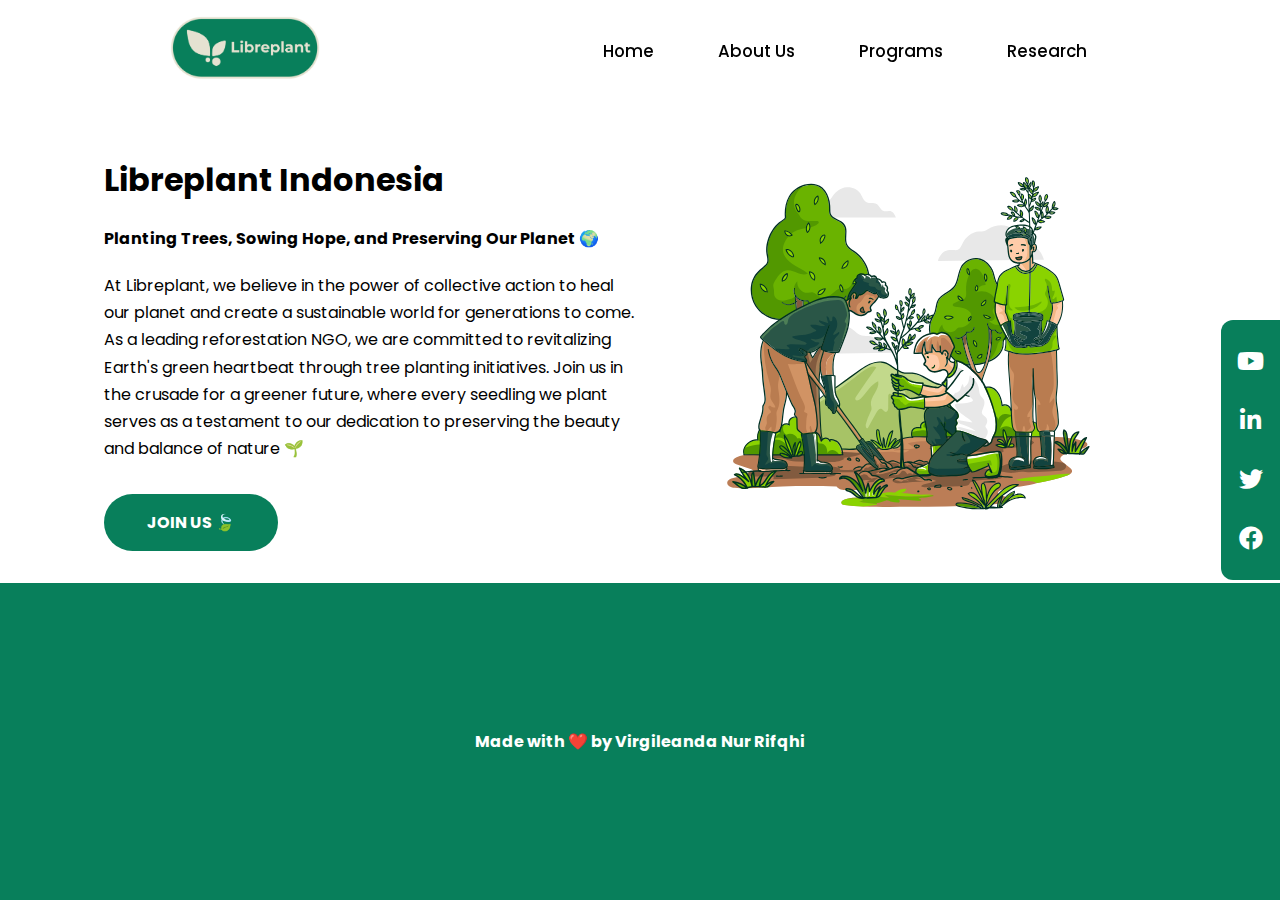
<file: index.html>
<!DOCTYPE html>
<html lang="en">
  <head>
    <meta charset="UTF-8" />
    <meta name="viewport" content="width=device-width, initial-scale=1.0" />
    <!-- Main CSS -->
    <link rel="stylesheet" href="styles/style.css" />
    <!-- Font Awesome 5.15.4 -->
    <link
      rel="stylesheet"
      href="https://cdnjs.cloudflare.com/ajax/libs/font-awesome/5.15.4/css/all.min.css"
    />
    <link rel="icon" type="image/x-icon" href="img/libreplant-favicon.png" />
    <title>Greenpack Indonesia</title>
  </head>
  <body>
    <header class="navbar">
      <div class="logo">
        <img src="img/libreplant-logo.png" alt="Greenpack Indonesia" />
      </div>
      <nav class="nav-list">
        <ul>
          <li><a href="#">Home</a></li>
          <li><a href="profile.html">About Us</a></li>
          <li><a href="programs.html">Programs</a></li>
          <li><a href="research.html">Research</a></li>
        </ul>
      </nav>
    </header>
    <!-- End of Navbar -->

    <main>
      <div class="content">
        <div class="description">
          <h1 class="title">Libreplant Indonesia</h1>
          <h4 class="jargon">
            Planting Trees, Sowing Hope, and Preserving Our Planet 🌍
          </h4>
          <p>
            At Libreplant, we believe in the power of collective action to heal
            our planet and create a sustainable world for generations to come.
            As a leading reforestation NGO, we are committed to revitalizing
            Earth's green heartbeat through tree planting initiatives. Join us
            in the crusade for a greener future, where every seedling we plant
            serves as a testament to our dedication to preserving the beauty and
            balance of nature 🌱
          </p>
          <button>Join Us 🍃</button>
        </div>

        <div class="content-image">
          <img
            src="img/tree-planting.svg"
            alt="LIbreplant Activity Illustration"
          />
        </div>
      </div>

      <aside>
        <div class="social-media">
          <ul>
            <li>
              <a href="#"><i class="fab fa-youtube"></i></a>
            </li>
            <li>
              <a href="#"><i class="fab fa-linkedin-in"></i></a>
            </li>
            <li>
              <a href="#"><i class="fab fa-twitter"></i></a>
            </li>
            <li>
              <a href="#"><i class="fab fa-facebook"></i></a>
            </li>
          </ul>
        </div>
      </aside>
    </main>
    <footer>
      <p>Made with ❤️ by Virgileanda Nur Rifqhi</p>
    </footer>
  </body>
</html>
</file>
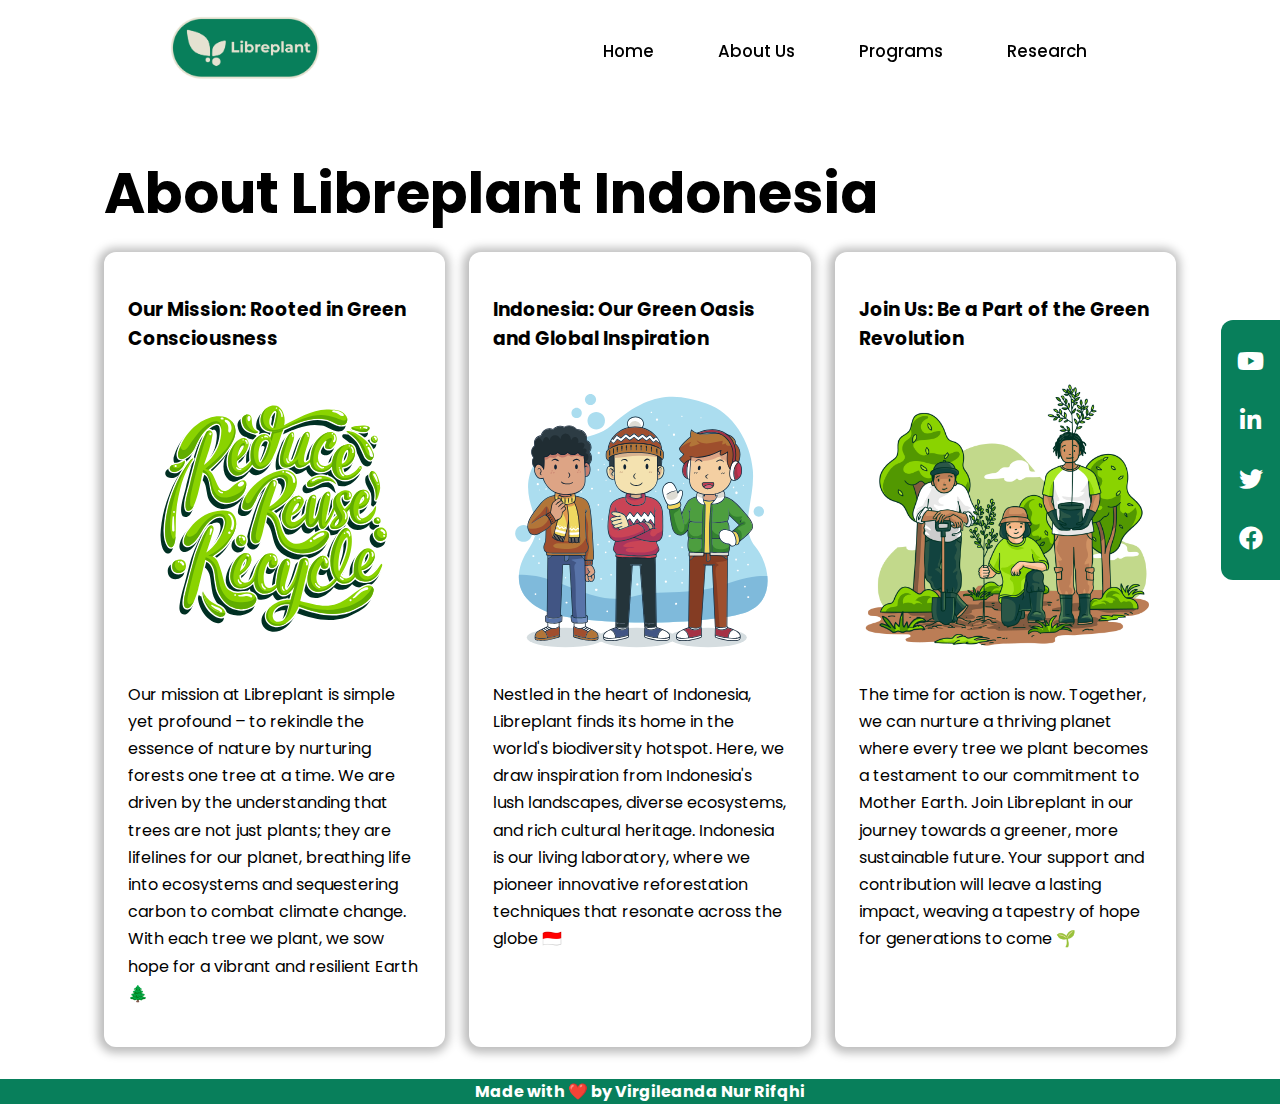
<file: profile.html>
<!DOCTYPE html>
<html lang="en">
  <head>
    <meta charset="UTF-8" />
    <meta name="viewport" content="width=device-width, initial-scale=1.0" />
    <link rel="stylesheet" href="styles/style-profile.css" />
    <!-- Font Awesome 5.15.4 -->
    <link
      rel="stylesheet"
      href="https://cdnjs.cloudflare.com/ajax/libs/font-awesome/5.15.4/css/all.min.css"
    />
    <link rel="icon" type="image/x-icon" href="img/libreplant-favicon.png" />
    <title>About Libreplant Indonesia</title>
  </head>
  <body>
    <header class="navbar">
      <div class="logo">
        <img src="img/libreplant-logo.png" alt="Greenpack Indonesia" />
      </div>
      <nav class="nav-list">
        <ul>
          <li><a href="index.html">Home</a></li>
          <li><a href="#">About Us</a></li>
          <li><a href="programs.html">Programs</a></li>
          <li><a href="research.html">Research</a></li>
        </ul>
      </nav>
    </header>

    <main>
      <div class="content">
        <div class="description">
          <h1 class="profile-title">About Libreplant Indonesia</h1>

          <div class="about-content">
            <div>
              <h3>Our Mission: Rooted in Green Consciousness</h3>
              <img src="img/about-us-1.svg" alt="campaign-image-1" />
              <p>
                Our mission at Libreplant is simple yet profound – to rekindle
                the essence of nature by nurturing forests one tree at a time.
                We are driven by the understanding that trees are not just
                plants; they are lifelines for our planet, breathing life into
                ecosystems and sequestering carbon to combat climate change.
                With each tree we plant, we sow hope for a vibrant and resilient
                Earth 🌲
              </p>
            </div>

            <div>
              <h3>Indonesia: Our Green Oasis and Global Inspiration</h3>
              <img src="img/about-us-2.svg" alt="campaign-image-2" />
              <p>
                Nestled in the heart of Indonesia, Libreplant finds its home in
                the world's biodiversity hotspot. Here, we draw inspiration from
                Indonesia's lush landscapes, diverse ecosystems, and rich
                cultural heritage. Indonesia is our living laboratory, where we
                pioneer innovative reforestation techniques that resonate across
                the globe 🇮🇩
              </p>
            </div>

            <div>
              <h3>Join Us: Be a Part of the Green Revolution</h3>
              <img src="img/about-us-3.jpg" alt="campaign-image-3" />
              <p>
                The time for action is now. Together, we can nurture a thriving
                planet where every tree we plant becomes a testament to our
                commitment to Mother Earth. Join Libreplant in our journey
                towards a greener, more sustainable future. Your support and
                contribution will leave a lasting impact, weaving a tapestry of
                hope for generations to come 🌱
              </p>
            </div>
          </div>
        </div>
      </div>

      <aside>
        <div class="social-media">
          <ul>
            <li>
              <a href="#"><i class="fab fa-youtube"></i></a>
            </li>
            <li>
              <a href="#"><i class="fab fa-linkedin-in"></i></a>
            </li>
            <li>
              <a href="#"><i class="fab fa-twitter"></i></a>
            </li>
            <li>
              <a href="#"><i class="fab fa-facebook"></i></a>
            </li>
          </ul>
        </div>
      </aside>
    </main>

    <footer>
      <p>Made with ❤️ by Virgileanda Nur Rifqhi</p>
    </footer>
  </body>
</html>
</file>
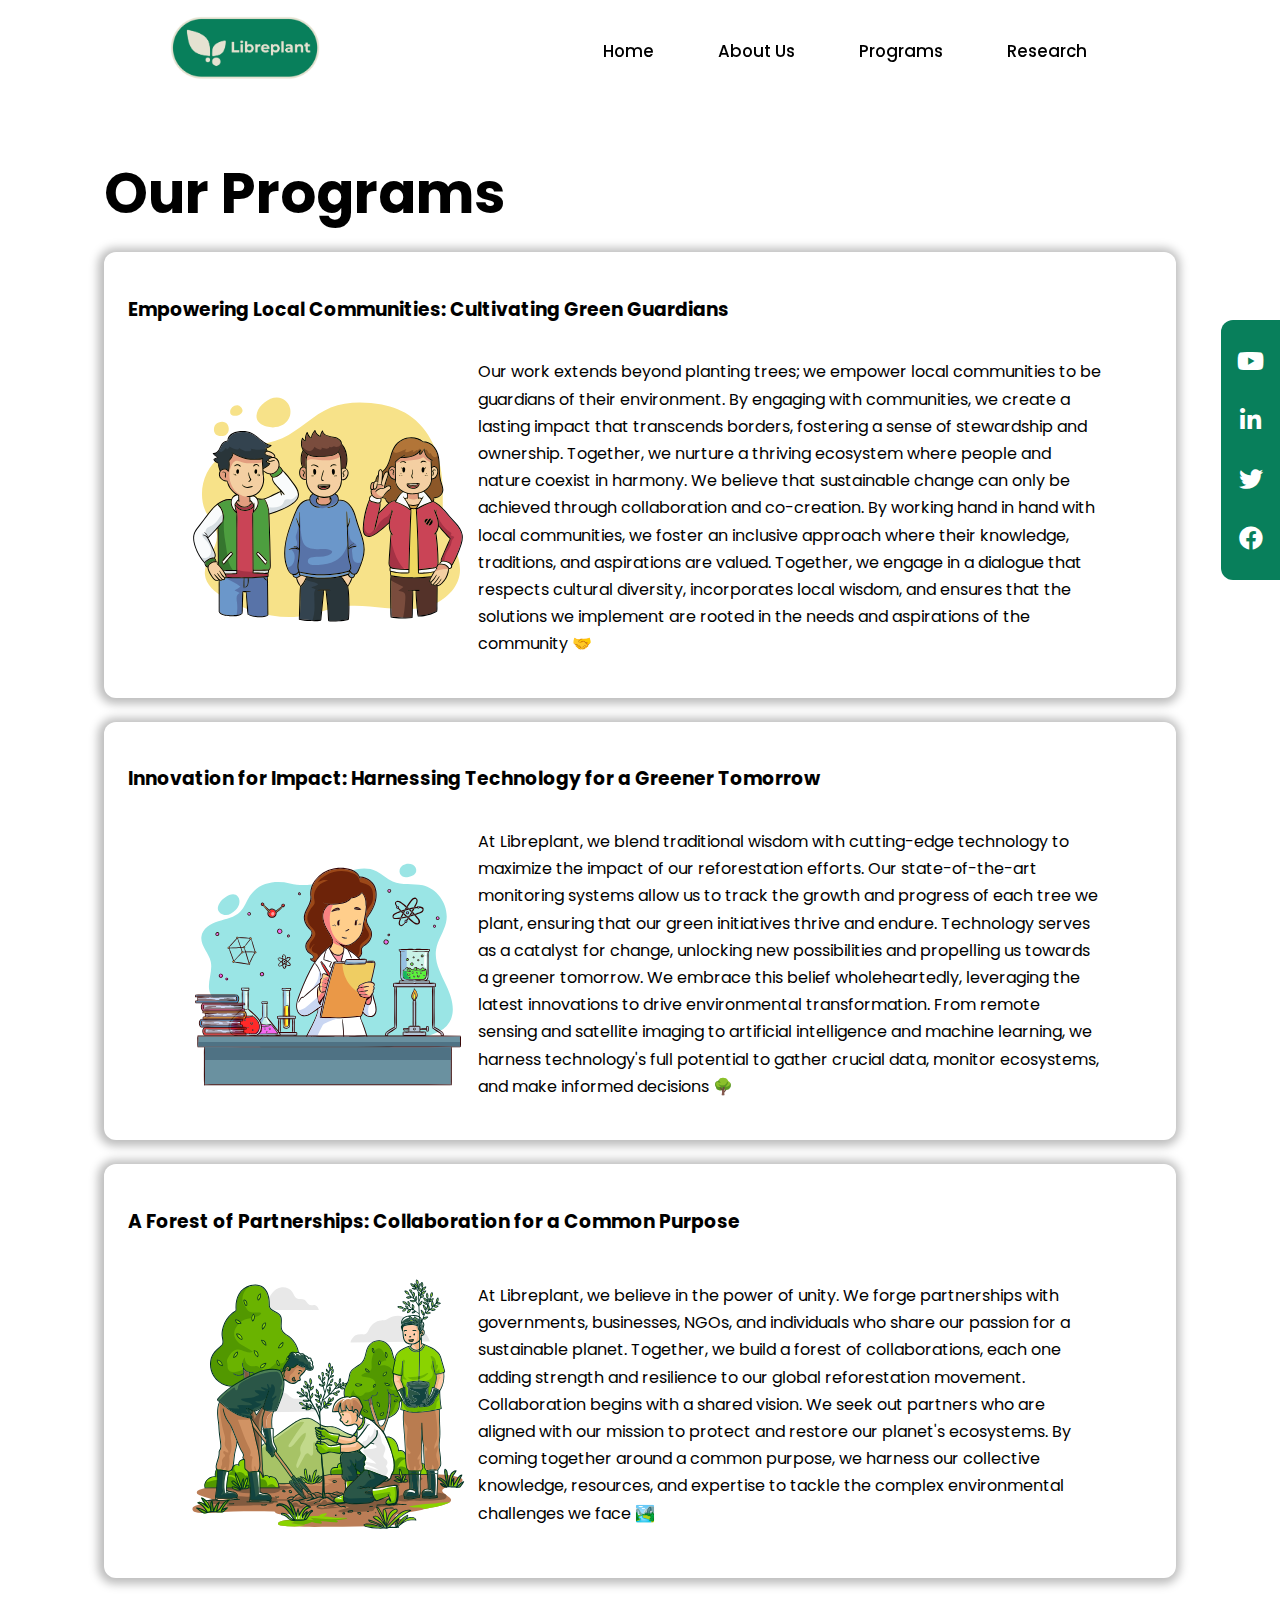
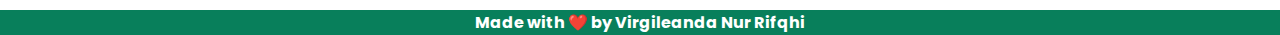
<file: programs.html>
<!DOCTYPE html>
<html lang="en">
  <head>
    <meta charset="UTF-8" />
    <meta name="viewport" content="width=device-width, initial-scale=1.0" />
    <link rel="stylesheet" href="styles/style-programs.css" />
    <!-- Font Awesome 5.15.4 -->
    <link
      rel="stylesheet"
      href="https://cdnjs.cloudflare.com/ajax/libs/font-awesome/5.15.4/css/all.min.css"
    />
    <link rel="icon" type="image/x-icon" href="img/libreplant-favicon.png" />
    <title>Libreplant Indonesia Programs</title>
  </head>
  <body>
    <header class="navbar">
      <div class="logo">
        <img src="img/libreplant-logo.png" alt="Greenpack Indonesia" />
      </div>
      <nav class="nav-list">
        <ul>
          <li><a href="index.html">Home</a></li>
          <li><a href="profile.html">About Us</a></li>
          <li><a href="#">Programs</a></li>
          <li><a href="research.html">Research</a></li>
        </ul>
      </nav>
    </header>

    <main>
      <div class="content">
        <div class="description">
          <h1 class="program-title">Our Programs</h1>
        
        <div class="program-content">
          <div>
            <h3>Empowering Local Communities: Cultivating Green Guardians</h3>
            <section class="content-section">
            <img src="img/programs-1.svg" alt="Program Illustration" />
            <p>
              Our work extends beyond planting trees; we empower local
              communities to be guardians of their environment. By engaging with
              communities, we create a lasting impact that transcends borders,
              fostering a sense of stewardship and ownership. Together, we
              nurture a thriving ecosystem where people and nature coexist in
              harmony. We believe that sustainable change can only be achieved through collaboration and co-creation. By working hand in hand with local communities, we foster an inclusive approach where their knowledge, traditions, and aspirations are valued. Together, we engage in a dialogue that respects cultural diversity, incorporates local wisdom, and ensures that the solutions we implement are rooted in the needs and aspirations of the community 🤝
            </p>
          </section>
          </div>
          <div>
            <h3>
              Innovation for Impact: Harnessing Technology for a Greener
              Tomorrow
            </h3>
            <section class="content-section">
            <img src="img/programs-2.svg" alt="Program Illustration" />
            <p>
              At Libreplant, we blend traditional wisdom with cutting-edge
              technology to maximize the impact of our reforestation efforts.
              Our state-of-the-art monitoring systems allow us to track the
              growth and progress of each tree we plant, ensuring that our green
              initiatives thrive and endure. Technology serves as a catalyst for change, unlocking new possibilities and propelling us towards a greener tomorrow. We embrace this belief wholeheartedly, leveraging the latest innovations to drive environmental transformation. From remote sensing and satellite imaging to artificial intelligence and machine learning, we harness technology's full potential to gather crucial data, monitor ecosystems, and make informed decisions 🌳
            </p>
          </section>
          </div>
          <div>
            <h3>
              A Forest of Partnerships: Collaboration for a Common Purpose
            </h3>
            <section class="content-section">
            <img src="img/tree-planting.svg" alt="Program Illustration" />
            <p>
              At Libreplant, we believe in the power of unity. We forge
              partnerships with governments, businesses, NGOs, and individuals
              who share our passion for a sustainable planet. Together, we build
              a forest of collaborations, each one adding strength and
              resilience to our global reforestation movement. Collaboration begins with a shared vision. We seek out partners who are aligned with our mission to protect and restore our planet's ecosystems. By coming together around a common purpose, we harness our collective knowledge, resources, and expertise to tackle the complex environmental challenges we face 🏞️
            </p>
          </section>
          </div>
        </div>
      </div>

      <aside>
        <div class="social-media">
          <ul>
            <li>
              <a href="#"><i class="fab fa-youtube"></i></a>
            </li>
            <li>
              <a href="#"><i class="fab fa-linkedin-in"></i></a>
            </li>
            <li>
              <a href="#"><i class="fab fa-twitter"></i></a>
            </li>
            <li>
              <a href="#"><i class="fab fa-facebook"></i></a>
            </li>
          </ul>
        </div>
      </aside>
    </main>

    <footer>
      <p>Made with ❤️ by Virgileanda Nur Rifqhi</p>
    </footer>
  </body>
</html>
</file>
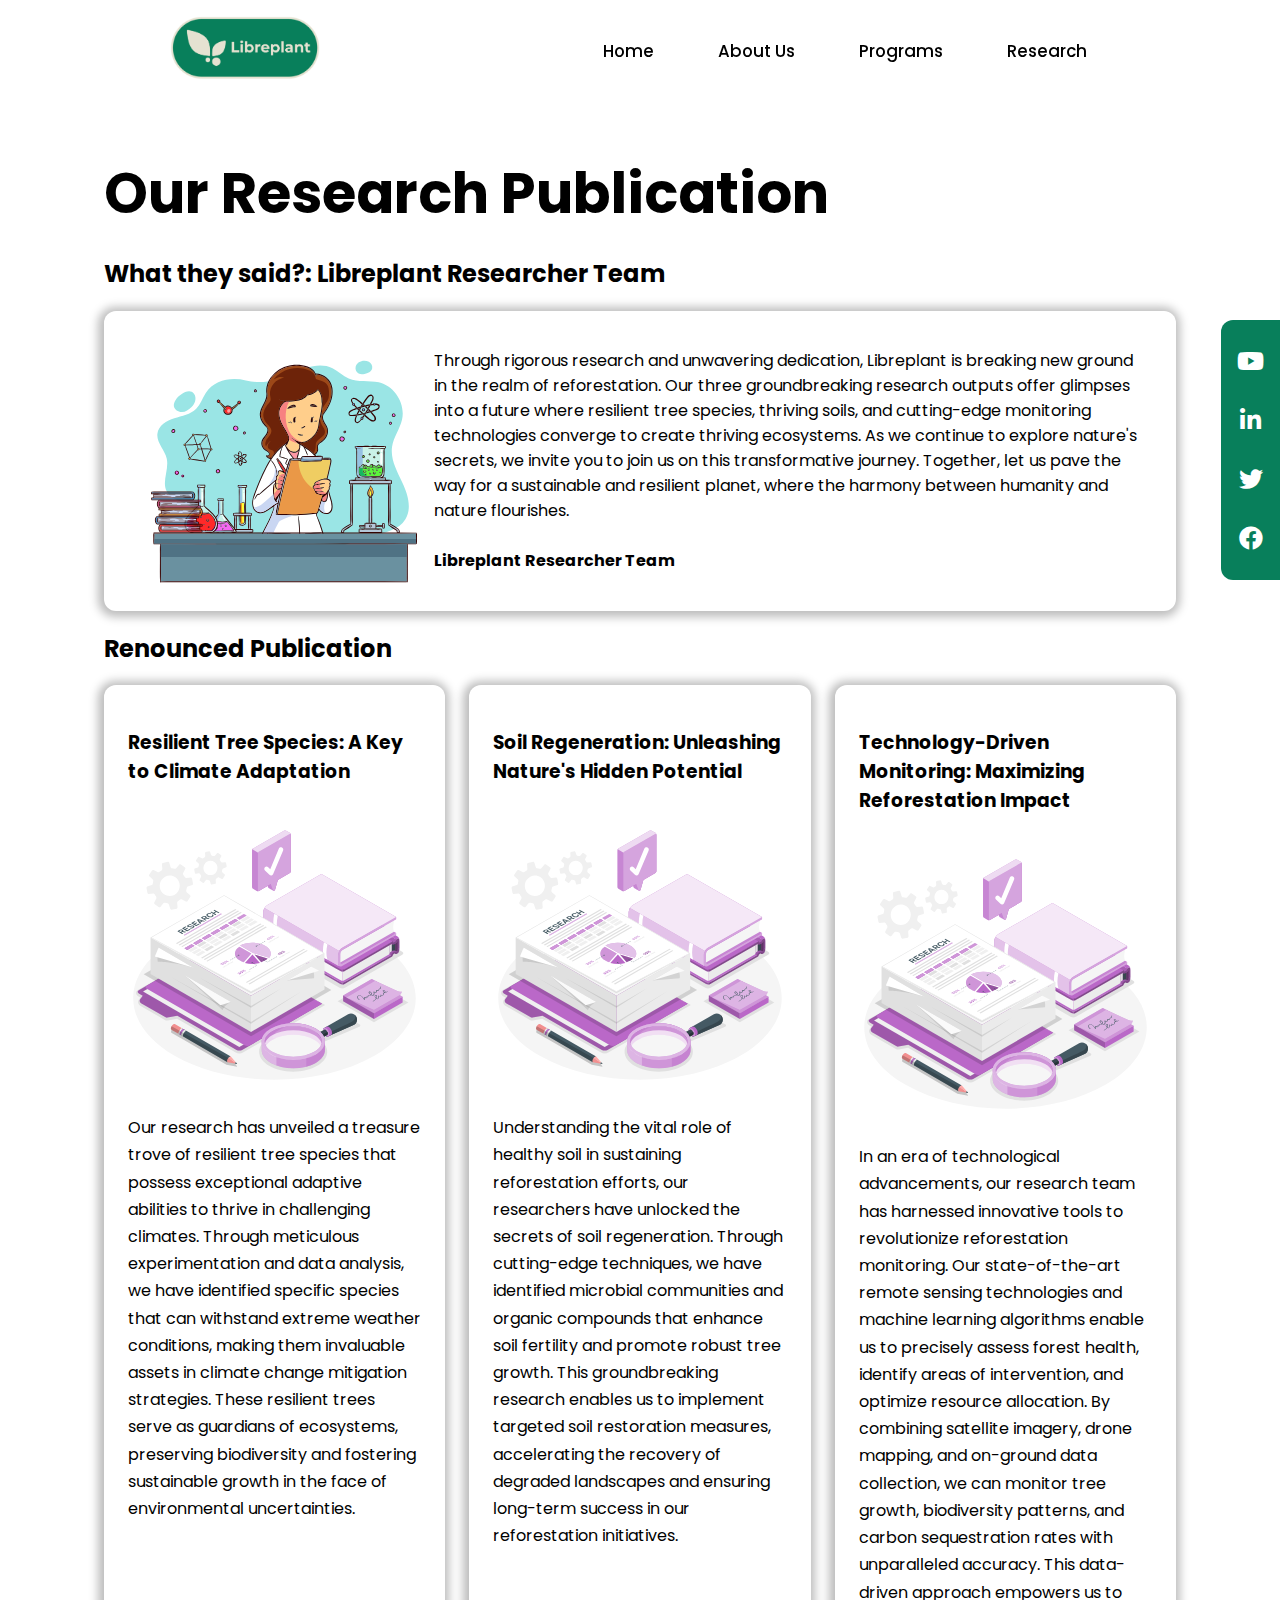
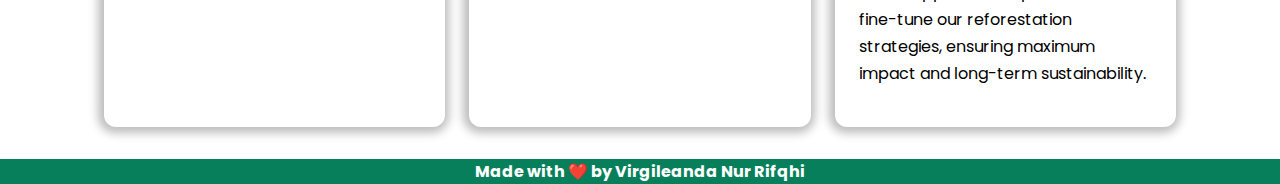
<file: research.html>
<!DOCTYPE html>
<html lang="en">
  <head>
    <meta charset="UTF-8" />
    <meta name="viewport" content="width=device-width, initial-scale=1.0" />
    <link rel="stylesheet" href="styles/style-research.css" />
    <!-- Font Awesome 5.15.4 -->
    <link
      rel="stylesheet"
      href="https://cdnjs.cloudflare.com/ajax/libs/font-awesome/5.15.4/css/all.min.css"
    />
    <link rel="icon" type="image/x-icon" href="img/libreplant-favicon.png" />
    <title>Libreplant Research</title>
  </head>
  <body>
    <header class="navbar">
      <div class="logo">
        <img src="img/libreplant-logo.png" alt="Greenpack Indonesia" />
      </div>
      <nav class="nav-list">
        <ul>
          <li><a href="index.html">Home</a></li>
          <li><a href="profile.html">About Us</a></li>
          <li><a href="programs.html">Programs</a></li>
          <li><a href="#">Research</a></li>
        </ul>
      </nav>
    </header>

    <main>
      <div class="content">
        <div class="description">
          <h1 class="research-title">Our Research Publication</h1>
          <h2>What they said?: Libreplant Researcher Team</h2>
          <div class="messages">
            <img
              src="img/programs-2.svg"
              alt="Libreplant Indonesia Researcher Illustration"
            />
            <p>
              Through rigorous research and unwavering dedication, Libreplant is
              breaking new ground in the realm of reforestation. Our three
              groundbreaking research outputs offer glimpses into a future where
              resilient tree species, thriving soils, and cutting-edge
              monitoring technologies converge to create thriving ecosystems. As
              we continue to explore nature's secrets, we invite you to join us
              on this transformative journey. Together, let us pave the way for
              a sustainable and resilient planet, where the harmony between
              humanity and nature flourishes.
              <br />
              <br />
              <strong>Libreplant Researcher Team</strong>
            </p>
          </div>
          <h2>Renounced Publication</h2>
          <div class="research-content">
            <div>
              <h3>Resilient Tree Species: A Key to Climate Adaptation</h3>
              <img src="img/research.svg" alt="research illustration" />
              <p>
                Our research has unveiled a treasure trove of resilient tree
                species that possess exceptional adaptive abilities to thrive in
                challenging climates. Through meticulous experimentation and
                data analysis, we have identified specific species that can
                withstand extreme weather conditions, making them invaluable
                assets in climate change mitigation strategies. These resilient
                trees serve as guardians of ecosystems, preserving biodiversity
                and fostering sustainable growth in the face of environmental
                uncertainties.
              </p>
            </div>

            <div>
              <h3>Soil Regeneration: Unleashing Nature's Hidden Potential</h3>
              <img src="img/research.svg" alt="research illustration" />
              <p>
                Understanding the vital role of healthy soil in sustaining
                reforestation efforts, our researchers have unlocked the secrets
                of soil regeneration. Through cutting-edge techniques, we have
                identified microbial communities and organic compounds that
                enhance soil fertility and promote robust tree growth. This
                groundbreaking research enables us to implement targeted soil
                restoration measures, accelerating the recovery of degraded
                landscapes and ensuring long-term success in our reforestation
                initiatives.
              </p>
            </div>

            <div>
              <h3>
                Technology-Driven Monitoring: Maximizing Reforestation Impact
              </h3>
              <img src="img/research.svg" alt="research illustration" />
              <p>
                In an era of technological advancements, our research team has
                harnessed innovative tools to revolutionize reforestation
                monitoring. Our state-of-the-art remote sensing technologies and
                machine learning algorithms enable us to precisely assess forest
                health, identify areas of intervention, and optimize resource
                allocation. By combining satellite imagery, drone mapping, and
                on-ground data collection, we can monitor tree growth,
                biodiversity patterns, and carbon sequestration rates with
                unparalleled accuracy. This data-driven approach empowers us to
                fine-tune our reforestation strategies, ensuring maximum impact
                and long-term sustainability.
              </p>
            </div>
          </div>
        </div>
      </div>

      <aside>
        <div class="social-media">
          <ul>
            <li>
              <a href="#"><i class="fab fa-youtube"></i></a>
            </li>
            <li>
              <a href="#"><i class="fab fa-linkedin-in"></i></a>
            </li>
            <li>
              <a href="#"><i class="fab fa-twitter"></i></a>
            </li>
            <li>
              <a href="#"><i class="fab fa-facebook"></i></a>
            </li>
          </ul>
        </div>
      </aside>
    </main>

    <footer>
      <p>Made with ❤️ by Virgileanda Nur Rifqhi</p>
    </footer>
  </body>
</html>
</file>
<file: styles/style.css>
@import url("https://fonts.googleapis.com/css2?family=Poppins:wght@500;700&display=swap");

*,
*::before,
*::after {
  box-sizing: border-box;
}

body {
  height: 100vh;
  font-family: Poppins, sans-serif;
  margin: 0;
  display: flex;
  flex-direction: column;
}

header.navbar {
  max-width: 1200px;
  width: 100%;
  margin-inline: auto;
  display: flex;
  justify-content: space-around;
  align-items: center;
  padding-block: 1rem;
  z-index: 999;
}

header.navbar .logo img {
  width: 150px;
}

header.navbar .nav-list ul {
  padding-left: 0;
  display: flex;
  justify-content: center;
  gap: 2rem 1rem;
}

header.navbar .nav-list li {
  list-style-type: none;
}

header.navbar .nav-list li a {
  text-decoration: none;
  font-size: 1.05rem;
  font-weight: 500;
  color: black;
  padding: 0.5rem 1.5rem;
  border-radius: 999px;
  transition: all 0.2 ease-in-out;
}

header.navbar .nav-list li:hover a {
  background-color: #087f5b;
  color: white;
}

main {
  max-width: 1200px;
  width: 100%;
  margin-inline: auto;
  padding: 2rem 4rem;
  flex: 1;
  display: flex;
  align-items: center;
}

main .content {
  flex: 1;
  display: flex;
  align-items: center;
}

main .content .description {
  flex: 1 1;
}

main .content .description .title .jargon {
  font-size: 3.5rem;
  margin-block: 1rem;
}

main .content .description p {
  line-height: 1.7rem;
  font: 1.2rem;
}

main .content .description button {
  padding: 0.8rem 2.5rem;
  margin-block-start: 1rem;
  text-transform: uppercase;
  font-weight: 700;
  font-size: 1rem;
  font-family: Poppins, sans-serif;
  color: white;

  border: 3px solid transparent;
  border-radius: 999px;
  background-color: #087f5b;
  cursor: pointer;
  transition: all 0.15s ease-in;
}

main .content .description button:hover {
  border: 3px solid #087f5b;
  color: #087f5b;
  background-color: transparent;
}

main .content .content-image {
  flex: 1;
  display: flex;
}

main .content .content-image img {
  margin: auto;
  min-width: 350px;
  width: 400px;
}

main aside {
  position: fixed;
  inset-block: 0;
  inset-inline-end: 0;
}

main aside .social-media {
  height: 100%;
  display: flex;
}

main aside .social-media ul {
  padding: 1.5rem 1rem;
  margin: auto;
  border-top-left-radius: 12px;
  border-bottom-left-radius: 12px;
  background-color: #087f5b;

  display: flex;
  flex-flow: column nowrap;
  align-items: center;
  justify-content: center;
  gap: 1.5rem;
}

main aside .social-media li {
  list-style-type: none;
}

main aside .social-media li a {
  text-decoration: none;
  font-size: 1.5rem;
  color: white;
  transition: all 0.1s ease-in-out;
}

main aside .social-media li a:hover {
  color: #38d9a9;
}
/* End of Main Content */

footer {
  display: flex;
  flex-grow: 1;
  width: 100%;
  height: 150px;
  background-color: #087f5b;
}

footer p {
  color: white;
  font-weight: bold;
  margin: auto;
  text-align: center;
}

/* Medium devices (landscape tablets, 810px and down) */
@media screen and (max-width: 810px) {
  header.navbar {
    flex-direction: column;
  }

  header.navbar .nav-list ul {
    flex-wrap: wrap;
    column-gap: 0.5rem;
  }

  main {
    width: 100%;
    padding: 1rem 3rem;
  }

  main .content {
    width: 100%;
    flex-direction: column;
    gap: 2rem;
  }

  main .content .description .title .jargon {
    font-size: 3rem;
  }

  main .content .description p {
    font-size: 1rem;
  }

  main .content .content-image {
    order: -1;
  }

  main .content .content-image img {
    width: 90%;
  }

  footer {
    width: 100%;
  }
}
</file>
<file: styles/style-profile.css>
@import url("https://fonts.googleapis.com/css2?family=Poppins:wght@500;700&display=swap");

*,
*::before,
*::after {
  box-sizing: border-box;
}

body {
  height: 100vh;
  font-family: Poppins, sans-serif;
  margin: 0;
  display: flex;
  flex-direction: column;
}

header.navbar {
  max-width: 1200px;
  width: 100%;
  margin-inline: auto;
  display: flex;
  justify-content: space-around;
  align-items: center;
  padding-block: 1rem;
  z-index: 999;
}

header.navbar .logo img {
  width: 150px;
}

header.navbar .nav-list ul {
  padding-left: 0;
  display: flex;
  justify-content: center;
  gap: 2rem 1rem;
}

header.navbar .nav-list li {
  list-style-type: none;
}

header.navbar .nav-list li a {
  text-decoration: none;
  font-size: 1.05rem;
  font-weight: 500;
  color: black;
  padding: 0.5rem 1.5rem;
  border-radius: 999px;
  transition: all 0.2 ease-in-out;
}

header.navbar .nav-list li:hover a {
  background-color: #087f5b;
  color: white;
}
/* End of Nav CSS */
main {
  max-width: 1200px;
  width: 100%;
  margin-inline: auto;
  padding: 2rem 4rem;
  flex: 1;
  display: flex;
  align-items: center;
}

main .content {
  flex: 1;
  display: flex;
  align-items: center;
}

main .content .description {
  flex: 1 1;
}

main .content .description .profile-title {
  font-size: 3.5rem;
  margin-block: 1rem;
}

main .content .description .about-content {
  display: flex;
  gap: 1.5rem;
  flex: 1;
  flex-flow: row nowrap;
  justify-content: space-around;
  align-items: stretch;
}

main .about-content div {
  padding: 1.5rem;
  width: 100%;
  border-radius: 12px;
  box-shadow: -1px 1px 10px 5px #bdbdbd;
}

main .content .description .about-content p {
  line-height: 1.7rem;
  font: 1.2rem;
}

main .content .description .about-content img {
  display: flex;
  flex: 1 1;
  width: 100%;
}

main aside {
  position: fixed;
  inset-block: 0;
  inset-inline-end: 0;
}

main aside .social-media {
  height: 100%;
  display: flex;
}

main aside .social-media ul {
  padding: 1.5rem 1rem;
  margin: auto;
  border-top-left-radius: 12px;
  border-bottom-left-radius: 12px;
  background-color: #087f5b;

  display: flex;
  flex-flow: column nowrap;
  align-items: center;
  justify-content: center;
  gap: 1.5rem;
}

main aside .social-media li {
  list-style-type: none;
}

main aside .social-media li a {
  text-decoration: none;
  font-size: 1.5rem;
  color: white;
  transition: all 0.1s ease-in-out;
}

main aside .social-media li a:hover {
  color: #38d9a9;
}
/* End of Main CSS */

footer {
  display: flex;
  flex-grow: 1;
  width: 100%;
  height: 150px;
  background-color: #087f5b;
}

footer p {
  color: white;
  font-weight: bold;
  margin: auto;
  text-align: center;
}
/* End of Footer CSS */

/* Medium devices (landscape tablets, 810px and down) */
@media screen and (max-width: 810px) {
  header.navbar {
    flex-direction: column;
  }

  header.navbar .nav-list ul {
    flex-wrap: wrap;
    column-gap: 0.5rem;
  }

  main {
    padding: 1rem 3rem;
  }

  main .content {
    flex-direction: column;
    gap: 2rem;
  }

  main .content .description .profile-title {
    font-size: 3rem;
    width: 100%;
  }

  main .content .description .about-content {
    font-size: 1rem;
    width: 100%;
    flex-flow: column wrap;
  }

  footer {
    width: 100%;
  }
}
</file>
<file: styles/style-programs.css>
@import url("https://fonts.googleapis.com/css2?family=Poppins:wght@500;700&display=swap");

*,
*::before,
*::after {
  box-sizing: border-box;
}

body {
  height: 100vh;
  font-family: Poppins, sans-serif;
  margin: 0;
  display: flex;
  flex-direction: column;
}

header.navbar {
  max-width: 1200px;
  width: 100%;
  margin-inline: auto;
  display: flex;
  justify-content: space-around;
  align-items: center;
  padding-block: 1rem;
  z-index: 999;
}

header.navbar .logo img {
  width: 150px;
}

header.navbar .nav-list ul {
  padding-left: 0;
  display: flex;
  justify-content: center;
  gap: 2rem 1rem;
}

header.navbar .nav-list li {
  list-style-type: none;
}

header.navbar .nav-list li a {
  text-decoration: none;
  font-size: 1.05rem;
  font-weight: 500;
  color: black;
  padding: 0.5rem 1.5rem;
  border-radius: 999px;
  transition: all 0.2 ease-in-out;
}

header.navbar .nav-list li:hover a {
  background-color: #087f5b;
  color: white;
}
/* End of Nav CSS */
main {
  max-width: 1200px;
  width: 100%;
  margin-inline: auto;
  padding: 2rem 4rem;
  flex: 1;
  display: flex;
  align-items: center;
}

main .content {
  flex: 1;
  display: flex;
  align-items: center;
}

main .content .description {
  flex: 1 1;
}

main .content .description .program-title {
  font-size: 3.5rem;
  margin-block: 1rem;
}

main .content .description .program-content {
  display: flex;
  gap: 1.5rem;
  flex: 1;
  flex-flow: column nowrap;
  justify-content: space-around;
  align-items: stretch;
}

main .program-content div {
  padding: 1.5rem;
  width: 100%;
  border-radius: 12px;
  box-shadow: -1px 1px 10px 5px #bdbdbd;
}

main .content-section {
  display: flex;
  flex: 1;
  flex-flow: row nowrap;
  justify-content: center;
  align-items: center;
  align-content: center;
  padding: 0 50px;
}

main .content .description .content-section p {
  line-height: 1.7rem;
  font: 1.2rem;
  flex-grow: 2;
}

main .content .description .content-section img {
  margin: auto;
  min-width: 300px;
  width: 350px;
  align-items: self-start;
}

main aside {
  position: fixed;
  inset-block: 0;
  inset-inline-end: 0;
}

main aside .social-media {
  height: 100%;
  display: flex;
}

main aside .social-media ul {
  padding: 1.5rem 1rem;
  margin: auto;
  border-top-left-radius: 12px;
  border-bottom-left-radius: 12px;
  background-color: #087f5b;

  display: flex;
  flex-flow: column nowrap;
  align-items: center;
  justify-content: center;
  gap: 1.5rem;
}

main aside .social-media li {
  list-style-type: none;
}

main aside .social-media li a {
  text-decoration: none;
  font-size: 1.5rem;
  color: white;
  transition: all 0.1s ease-in-out;
}

main aside .social-media li a:hover {
  color: #38d9a9;
}
/* End of Main CSS */

footer {
  display: flex;
  flex-grow: 1;
  width: 100%;
  height: 150px;
  background-color: #087f5b;
}

footer p {
  color: white;
  font-weight: bold;
  margin: auto;
  text-align: center;
}
/* End of Footer CSS */

/* Medium devices (landscape tablets, 810px and down) */
@media screen and (max-width: 810px) {
  header.navbar {
    flex-direction: column;
  }

  header.navbar .nav-list ul {
    flex-wrap: wrap;
    column-gap: 0.5rem;
  }

  main {
    flex-flow: column wrap;
    padding: 1rem 3rem;
    width: 100%;
  }

  main .content {
    flex-direction: column wrap;
    justify-content: center;
    align-items: center;
    align-content: center;
    gap: 2rem;
    width: 100%;
  }

  main .content .description .program-title {
    font-size: 3rem;
    width: 100%;
    flex-flow: column wrap;
  }

  main .content .description .program-content {
    font-size: 1rem;
    width: 100%;
    flex-flow: column wrap;
  }

  main .content .description .program-content .content-section {
    flex-flow: column wrap;
    width: 100%;
  }

  footer {
    width: 100%;
  }
}
</file>
<file: styles/style-research.css>
@import url("https://fonts.googleapis.com/css2?family=Poppins:wght@500;700&display=swap");

*,
*::before,
*::after {
  box-sizing: border-box;
}

body {
  height: 100vh;
  font-family: Poppins, sans-serif;
  margin: 0;
  display: flex;
  flex-direction: column;
}

header.navbar {
  max-width: 1200px;
  width: 100%;
  margin-inline: auto;
  display: flex;
  justify-content: space-around;
  align-items: center;
  padding-block: 1rem;
  z-index: 999;
}

header.navbar .logo img {
  width: 150px;
}

header.navbar .nav-list ul {
  padding-left: 0;
  display: flex;
  justify-content: center;
  gap: 2rem 1rem;
}

header.navbar .nav-list li {
  list-style-type: none;
}

header.navbar .nav-list li a {
  text-decoration: none;
  font-size: 1.05rem;
  font-weight: 500;
  color: black;
  padding: 0.5rem 1.5rem;
  border-radius: 999px;
  transition: all 0.2 ease-in-out;
}

header.navbar .nav-list li:hover a {
  background-color: #087f5b;
  color: white;
}
/* End of Nav CSS */
main {
  max-width: 1200px;
  width: 100%;
  margin-inline: auto;
  padding: 2rem 4rem;
  flex: 1;
  display: flex;
  align-items: center;
}

main .content {
  flex: 1;
  display: flex;
  align-items: center;
}

main .content .description {
  flex: 1 1;
}

main .content .description .research-title {
  font-size: 3.5rem;
  margin-block: 1rem;
}

main .content .description .research-content {
  display: flex;
  gap: 1.5rem;
  flex: 1;
  flex-flow: row nowrap;
  justify-content: space-around;
  align-items: stretch;
}

main .research-content div {
  padding: 1.5rem;
  width: 100%;
  border-radius: 12px;
  box-shadow: -1px 1px 10px 5px #bdbdbd;
}

main .content .description .research-content p {
  line-height: 1.7rem;
  font: 1.2rem;
}

main .content .description .research-content img {
  display: flex;
  flex: 1 1;
  width: 100%;
}
main .messages {
  display: flex;
  flex-flow: row nowrap;
  justify-content: space-around;
  align-items: center;
  align-content: center;
  padding: 0 30px;
  border-radius: 12px;
  box-shadow: -1px 1px 10px 5px #bdbdbd;
}

main .messages img {
  max-width: 350px;
  width: 300px;
  flex-shrink: 1;
}

main .messages p {
  flex-grow: 2;
}

main aside {
  position: fixed;
  inset-block: 0;
  inset-inline-end: 0;
}

main aside .social-media {
  height: 100%;
  display: flex;
}

main aside .social-media ul {
  padding: 1.5rem 1rem;
  margin: auto;
  border-top-left-radius: 12px;
  border-bottom-left-radius: 12px;
  background-color: #087f5b;

  display: flex;
  flex-flow: column nowrap;
  align-items: center;
  justify-content: center;
  gap: 1.5rem;
}

main aside .social-media li {
  list-style-type: none;
}

main aside .social-media li a {
  text-decoration: none;
  font-size: 1.5rem;
  color: white;
  transition: all 0.1s ease-in-out;
}

main aside .social-media li a:hover {
  color: #38d9a9;
}
/* End of Main CSS */

footer {
  display: flex;
  flex-grow: 1;
  width: 100%;
  height: 150px;
  background-color: #087f5b;
}

footer p {
  color: white;
  font-weight: bold;
  margin: auto;
  text-align: center;
}
/* End of Footer CSS */

/* Medium devices (landscape tablets, 768px and down) */
@media screen and (max-width: 768px) {
  header.navbar {
    flex-direction: column;
  }

  header.navbar .nav-list ul {
    flex-wrap: wrap;
    column-gap: 0.5rem;
  }

  main {
    padding: 1rem 3rem;
  }

  main .content {
    flex-direction: column;
    gap: 2rem;
  }

  main .content .description .research-title {
    font-size: 3rem;
    width: 100%;
  }

  main .content .description .research-content {
    font-size: 1rem;
    width: 100%;
    flex-flow: column wrap;
  }

  footer {
    width: 100%;
  }
}

/* Medium devices (landscape tablets, 810px and down) */
@media screen and (max-width: 810px) {
  header.navbar {
    flex-direction: column;
  }

  header.navbar .nav-list ul {
    flex-wrap: wrap;
    column-gap: 0.5rem;
  }

  main {
    padding: 1rem 3rem;
    width: 100%;
  }

  main .content {
    flex-direction: column;
    justify-content: center;
    align-items: center;
    align-content: center;
    gap: 2rem;
    width: 100%;
  }

  main .content .description .messages {
    flex-flow: column wrap;
    width: 100%;
  }

  main .content .description .research-title {
    font-size: 3rem;
    width: 100%;
  }

  main .content .description .research-content {
    font-size: 1rem;
    width: 100%;
    flex-flow: column wrap;
  }

  footer {
    width: 100%;
  }
}
</file>
